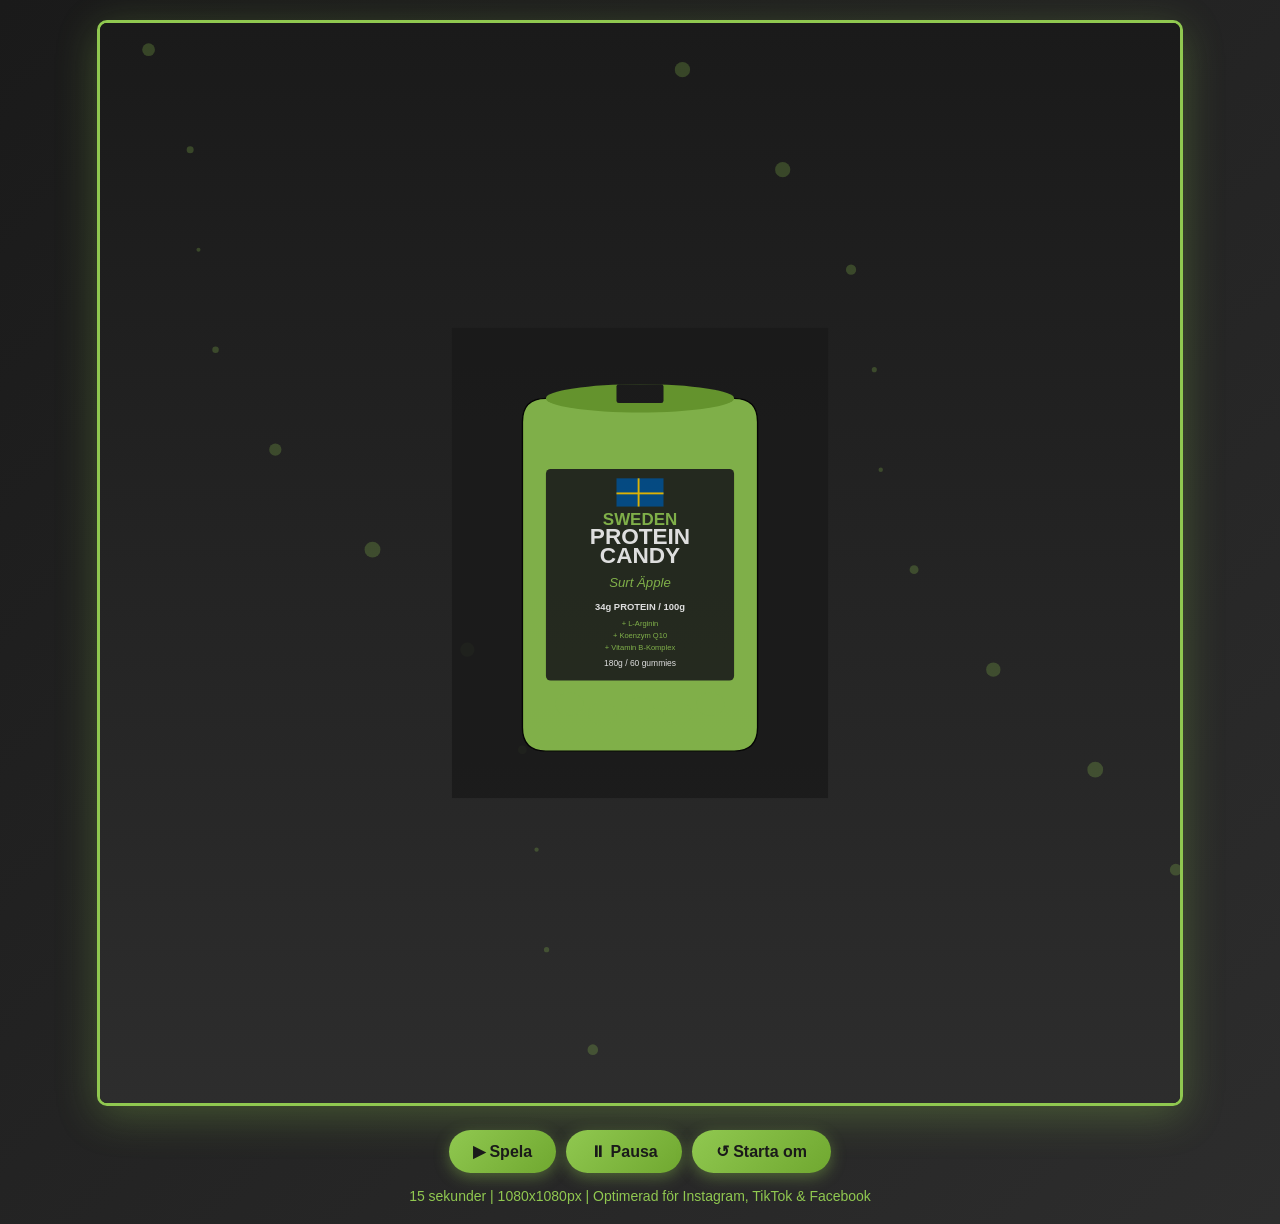
<file: social-media-ads/html5-video/index.html>
<!DOCTYPE html>
<html lang="sv">
<head>
    <meta charset="UTF-8">
    <meta name="viewport" content="width=device-width, initial-scale=1.0">
    <title>Sweden Protein Candy - Video Ad</title>
    <link rel="stylesheet" href="style.css">
</head>
<body>
    <div class="container">
        <canvas id="videoCanvas" width="1080" height="1080"></canvas>
        <div class="controls">
            <button id="playBtn">▶ Spela</button>
            <button id="pauseBtn">⏸ Pausa</button>
            <button id="restartBtn">↺ Starta om</button>
        </div>
        <div class="info">
            <p>15 sekunder | 1080x1080px | Optimerad för Instagram, TikTok & Facebook</p>
        </div>
    </div>
    <script src="script.js"></script>
</body>
</html>
</file>
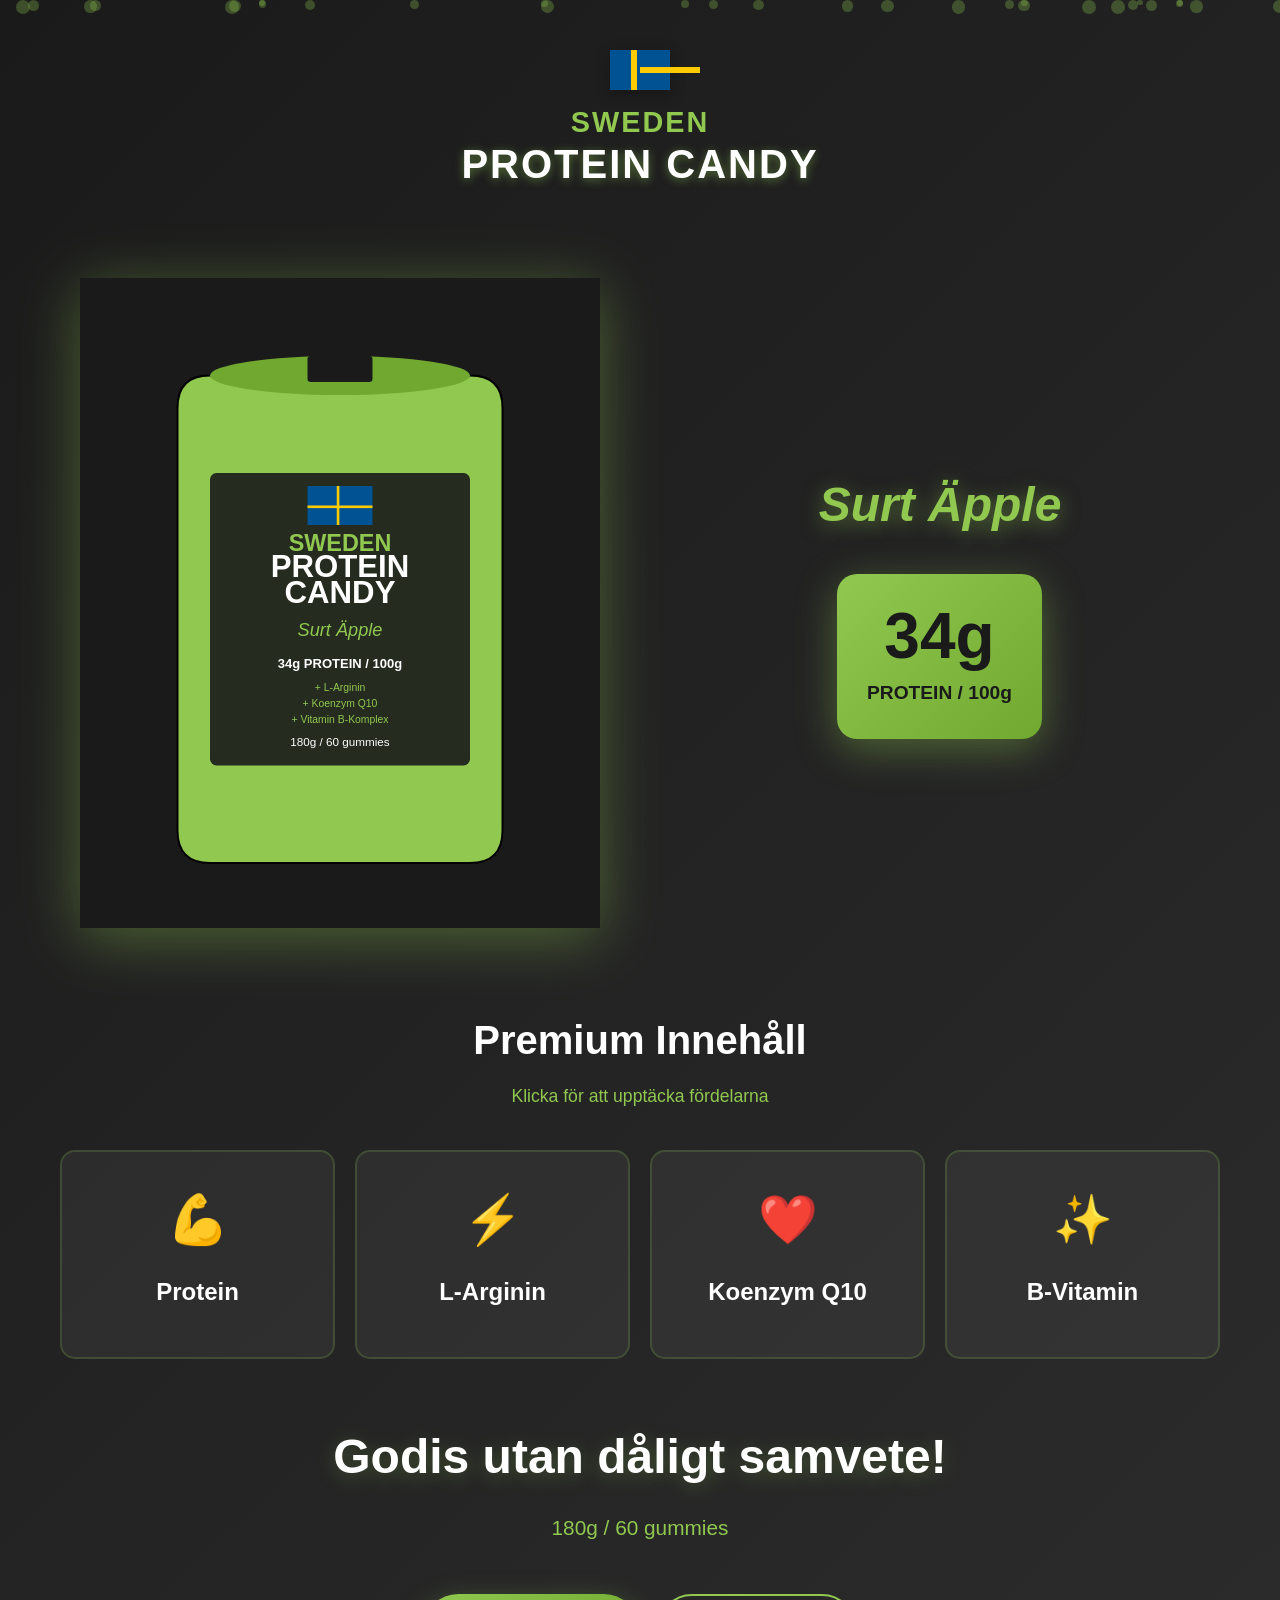
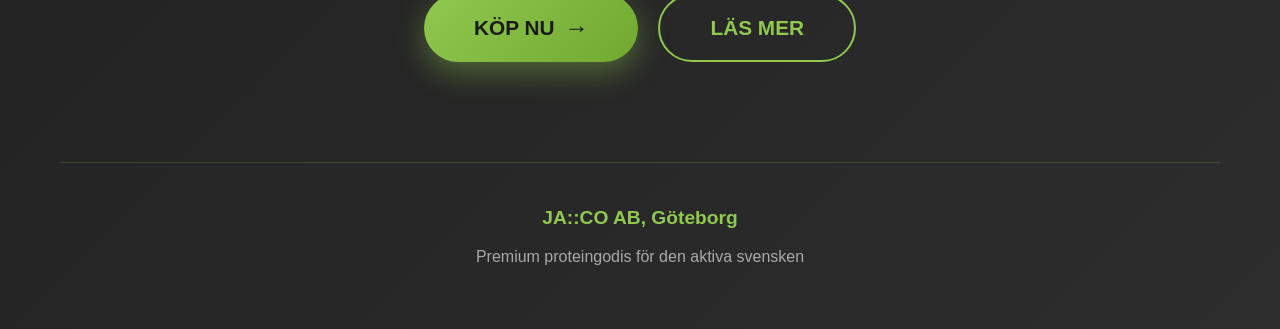
<file: social-media-ads/interactive-ad/index.html>
<!DOCTYPE html>
<html lang="sv">
<head>
    <meta charset="UTF-8">
    <meta name="viewport" content="width=device-width, initial-scale=1.0">
    <title>Sweden Protein Candy - Interaktiv Annons</title>
    <link rel="stylesheet" href="style.css">
</head>
<body>
    <!-- Background particles -->
    <div class="particles" id="particles"></div>
    
    <!-- Main container -->
    <div class="container">
        <!-- Header -->
        <header class="header">
            <div class="logo">
                <div class="sweden-flag"></div>
                <h1 class="brand-name">
                    <span class="brand-sweden">SWEDEN</span>
                    <span class="brand-protein">PROTEIN CANDY</span>
                </h1>
            </div>
        </header>

        <!-- Hero section -->
        <section class="hero">
            <div class="product-showcase">
                <div class="product-image-container">
                    <img src="assets/product-image.svg" alt="Sweden Protein Candy - Surt Äpple" class="product-image" id="productImage">
                    <div class="glow-effect"></div>
                </div>
                
                <div class="product-highlight">
                    <h2 class="flavor">Surt Äpple</h2>
                    <div class="protein-badge">
                        <span class="protein-amount">34g</span>
                        <span class="protein-label">PROTEIN / 100g</span>
                    </div>
                </div>
            </div>

            <!-- Benefits cards (click to reveal) -->
            <div class="benefits-container">
                <div class="benefits-title">
                    <h3>Premium Innehåll</h3>
                    <p class="subtitle">Klicka för att upptäcka fördelarna</p>
                </div>
                
                <div class="benefits-grid">
                    <div class="benefit-card" data-benefit="protein">
                        <div class="benefit-icon">💪</div>
                        <h4 class="benefit-title">Protein</h4>
                        <div class="benefit-details">
                            <p>34g högkvalitativt protein per 100g för muskeluppbyggnad och återhämtning.</p>
                        </div>
                    </div>

                    <div class="benefit-card" data-benefit="arginin">
                        <div class="benefit-icon">⚡</div>
                        <h4 class="benefit-title">L-Arginin</h4>
                        <div class="benefit-details">
                            <p>Aminosyra som stödjer blodcirkulationen och energinivåer.</p>
                        </div>
                    </div>

                    <div class="benefit-card" data-benefit="q10">
                        <div class="benefit-icon">❤️</div>
                        <h4 class="benefit-title">Koenzym Q10</h4>
                        <div class="benefit-details">
                            <p>Kraftfull antioxidant som stödjer cellulär energiproduktion.</p>
                        </div>
                    </div>

                    <div class="benefit-card" data-benefit="vitamin">
                        <div class="benefit-icon">✨</div>
                        <h4 class="benefit-title">B-Vitamin</h4>
                        <div class="benefit-details">
                            <p>Komplett B-vitaminkomplex för energi och välmående.</p>
                        </div>
                    </div>
                </div>
            </div>

            <!-- Tagline -->
            <div class="tagline">
                <h2>Godis utan dåligt samvete!</h2>
                <p class="tagline-sub">180g / 60 gummies</p>
            </div>

            <!-- CTA Section -->
            <div class="cta-section">
                <button class="cta-button primary" id="ctaBuy">
                    <span>KÖP NU</span>
                    <span class="cta-arrow">→</span>
                </button>
                <button class="cta-button secondary" id="ctaLearn">
                    <span>LÄS MER</span>
                </button>
            </div>
        </section>

        <!-- Footer -->
        <footer class="footer">
            <p class="company-info">JA::CO AB, Göteborg</p>
            <p class="tagline-footer">Premium proteingodis för den aktiva svensken</p>
        </footer>
    </div>

    <script src="script.js"></script>
</body>
</html>
</file>
<file: social-media-ads/html5-video/style.css>
* {
    margin: 0;
    padding: 0;
    box-sizing: border-box;
}

body {
    font-family: 'Segoe UI', Tahoma, Geneva, Verdana, sans-serif;
    background: linear-gradient(135deg, #1a1a1a 0%, #2d2d2d 100%);
    display: flex;
    justify-content: center;
    align-items: center;
    min-height: 100vh;
    color: #fff;
}

.container {
    text-align: center;
    padding: 20px;
}

#videoCanvas {
    max-width: 100%;
    height: auto;
    border: 3px solid #90C850;
    border-radius: 10px;
    box-shadow: 0 10px 40px rgba(144, 200, 80, 0.3);
    background: #000;
}

.controls {
    margin-top: 20px;
    display: flex;
    gap: 10px;
    justify-content: center;
    flex-wrap: wrap;
}

.controls button {
    background: linear-gradient(135deg, #90C850 0%, #70A830 100%);
    color: #1a1a1a;
    border: none;
    padding: 12px 24px;
    font-size: 16px;
    font-weight: bold;
    border-radius: 25px;
    cursor: pointer;
    transition: all 0.3s ease;
    box-shadow: 0 4px 15px rgba(144, 200, 80, 0.4);
}

.controls button:hover {
    transform: translateY(-2px);
    box-shadow: 0 6px 20px rgba(144, 200, 80, 0.6);
}

.controls button:active {
    transform: translateY(0);
}

.info {
    margin-top: 15px;
    color: #90C850;
    font-size: 14px;
}

@media (max-width: 600px) {
    .container {
        padding: 10px;
    }
    
    .controls button {
        padding: 10px 20px;
        font-size: 14px;
    }
}
</file>
<file: social-media-ads/interactive-ad/style.css>
/* Reset and base styles */
* {
    margin: 0;
    padding: 0;
    box-sizing: border-box;
}

:root {
    --green: #90C850;
    --dark-green: #70A830;
    --black: #1a1a1a;
    --white: #ffffff;
    --gray: #2d2d2d;
    --light-gray: #f5f5f5;
}

html {
    scroll-behavior: smooth;
}

body {
    font-family: 'Segoe UI', -apple-system, BlinkMacSystemFont, 'Roboto', 'Helvetica Neue', Arial, sans-serif;
    background: linear-gradient(135deg, var(--black) 0%, var(--gray) 100%);
    color: var(--white);
    overflow-x: hidden;
    min-height: 100vh;
    line-height: 1.6;
}

/* Particles background */
.particles {
    position: fixed;
    top: 0;
    left: 0;
    width: 100%;
    height: 100%;
    z-index: 0;
    pointer-events: none;
}

.particle {
    position: absolute;
    border-radius: 50%;
    background: var(--green);
    opacity: 0.3;
    animation: float-up linear infinite;
}

@keyframes float-up {
    0% {
        transform: translateY(100vh) scale(0);
        opacity: 0;
    }
    10% {
        opacity: 0.3;
    }
    90% {
        opacity: 0.3;
    }
    100% {
        transform: translateY(-100px) scale(1);
        opacity: 0;
    }
}

/* Main container */
.container {
    position: relative;
    z-index: 1;
    max-width: 1200px;
    margin: 0 auto;
    padding: 20px;
}

/* Header */
.header {
    text-align: center;
    padding: 30px 0;
    animation: fadeInDown 1s ease-out;
}

@keyframes fadeInDown {
    from {
        opacity: 0;
        transform: translateY(-30px);
    }
    to {
        opacity: 1;
        transform: translateY(0);
    }
}

.logo {
    display: inline-block;
}

.sweden-flag {
    width: 60px;
    height: 40px;
    background: #005293;
    position: relative;
    margin: 0 auto 15px;
    box-shadow: 0 4px 15px rgba(0, 0, 0, 0.3);
}

.sweden-flag::before,
.sweden-flag::after {
    content: '';
    position: absolute;
    background: #FECB00;
}

.sweden-flag::before {
    width: 100%;
    height: 6px;
    top: 50%;
    transform: translateY(-50%);
}

.sweden-flag::after {
    width: 6px;
    height: 100%;
    left: 35%;
    top: 0;
}

.brand-name {
    font-size: 2.5rem;
    font-weight: 900;
    letter-spacing: 2px;
    line-height: 1.2;
}

.brand-sweden {
    display: block;
    color: var(--green);
    font-size: 1.8rem;
}

.brand-protein {
    display: block;
    color: var(--white);
    text-shadow: 0 2px 10px rgba(144, 200, 80, 0.5);
}

/* Hero section */
.hero {
    padding: 40px 0;
}

/* Product showcase */
.product-showcase {
    display: grid;
    grid-template-columns: 1fr 1fr;
    gap: 40px;
    align-items: center;
    margin-bottom: 60px;
    animation: fadeInUp 1s ease-out 0.3s both;
}

@keyframes fadeInUp {
    from {
        opacity: 0;
        transform: translateY(30px);
    }
    to {
        opacity: 1;
        transform: translateY(0);
    }
}

.product-image-container {
    position: relative;
    display: flex;
    justify-content: center;
    align-items: center;
    padding: 20px;
}

.product-image {
    max-width: 100%;
    height: auto;
    position: relative;
    z-index: 2;
    transition: all 0.5s cubic-bezier(0.34, 1.56, 0.64, 1);
    filter: drop-shadow(0 10px 30px rgba(144, 200, 80, 0.4));
    cursor: pointer;
}

.product-image:hover {
    transform: scale(1.1) rotate(5deg);
    filter: drop-shadow(0 15px 40px rgba(144, 200, 80, 0.6));
}

.glow-effect {
    position: absolute;
    top: 50%;
    left: 50%;
    transform: translate(-50%, -50%);
    width: 300px;
    height: 300px;
    background: radial-gradient(circle, rgba(144, 200, 80, 0.4) 0%, transparent 70%);
    border-radius: 50%;
    z-index: 1;
    animation: pulse 3s ease-in-out infinite;
}

@keyframes pulse {
    0%, 100% {
        transform: translate(-50%, -50%) scale(1);
        opacity: 0.6;
    }
    50% {
        transform: translate(-50%, -50%) scale(1.2);
        opacity: 0.3;
    }
}

.product-highlight {
    text-align: center;
}

.flavor {
    font-size: 3rem;
    font-weight: 900;
    color: var(--green);
    margin-bottom: 30px;
    font-style: italic;
    text-shadow: 0 4px 20px rgba(144, 200, 80, 0.5);
    animation: fadeInRight 1s ease-out 0.5s both;
}

@keyframes fadeInRight {
    from {
        opacity: 0;
        transform: translateX(30px);
    }
    to {
        opacity: 1;
        transform: translateX(0);
    }
}

.protein-badge {
    background: linear-gradient(135deg, var(--green) 0%, var(--dark-green) 100%);
    padding: 30px;
    border-radius: 20px;
    box-shadow: 0 10px 40px rgba(144, 200, 80, 0.4);
    display: inline-block;
    animation: scaleIn 1s ease-out 0.7s both;
}

@keyframes scaleIn {
    from {
        opacity: 0;
        transform: scale(0.8);
    }
    to {
        opacity: 1;
        transform: scale(1);
    }
}

.protein-amount {
    display: block;
    font-size: 4rem;
    font-weight: 900;
    color: var(--black);
    line-height: 1;
}

.protein-label {
    display: block;
    font-size: 1.2rem;
    font-weight: 600;
    color: var(--black);
    margin-top: 10px;
}

/* Benefits section */
.benefits-container {
    margin-bottom: 60px;
    animation: fadeInUp 1s ease-out 0.9s both;
}

.benefits-title {
    text-align: center;
    margin-bottom: 40px;
}

.benefits-title h3 {
    font-size: 2.5rem;
    font-weight: 700;
    color: var(--white);
    margin-bottom: 10px;
}

.subtitle {
    color: var(--green);
    font-size: 1.1rem;
}

.benefits-grid {
    display: grid;
    grid-template-columns: repeat(auto-fit, minmax(250px, 1fr));
    gap: 20px;
}

.benefit-card {
    background: rgba(255, 255, 255, 0.05);
    border: 2px solid rgba(144, 200, 80, 0.2);
    border-radius: 15px;
    padding: 30px;
    text-align: center;
    cursor: pointer;
    transition: all 0.4s cubic-bezier(0.34, 1.56, 0.64, 1);
    position: relative;
    overflow: hidden;
}

.benefit-card::before {
    content: '';
    position: absolute;
    top: 0;
    left: 0;
    width: 100%;
    height: 100%;
    background: linear-gradient(135deg, var(--green) 0%, var(--dark-green) 100%);
    opacity: 0;
    transition: opacity 0.4s ease;
    z-index: 0;
}

.benefit-card:hover::before {
    opacity: 0.1;
}

.benefit-card:hover {
    transform: translateY(-10px);
    border-color: var(--green);
    box-shadow: 0 15px 40px rgba(144, 200, 80, 0.4);
}

.benefit-card.active {
    background: linear-gradient(135deg, var(--green) 0%, var(--dark-green) 100%);
    border-color: var(--green);
    transform: scale(1.05);
}

.benefit-card.active .benefit-title,
.benefit-card.active .benefit-icon {
    color: var(--black);
}

.benefit-icon {
    font-size: 3rem;
    margin-bottom: 15px;
    position: relative;
    z-index: 1;
    transition: transform 0.3s ease;
}

.benefit-card:hover .benefit-icon {
    transform: scale(1.2) rotate(10deg);
}

.benefit-title {
    font-size: 1.5rem;
    font-weight: 700;
    color: var(--white);
    margin-bottom: 15px;
    position: relative;
    z-index: 1;
}

.benefit-details {
    max-height: 0;
    overflow: hidden;
    transition: max-height 0.5s ease;
    position: relative;
    z-index: 1;
}

.benefit-card.active .benefit-details {
    max-height: 200px;
}

.benefit-details p {
    color: var(--black);
    font-size: 1rem;
    margin-top: 10px;
    line-height: 1.6;
}

/* Tagline */
.tagline {
    text-align: center;
    margin-bottom: 50px;
    animation: fadeInUp 1s ease-out 1.1s both;
}

.tagline h2 {
    font-size: 3rem;
    font-weight: 900;
    color: var(--white);
    margin-bottom: 15px;
    text-shadow: 0 4px 20px rgba(144, 200, 80, 0.3);
}

.tagline-sub {
    font-size: 1.3rem;
    color: var(--green);
}

/* CTA Section */
.cta-section {
    display: flex;
    justify-content: center;
    gap: 20px;
    flex-wrap: wrap;
    margin-bottom: 60px;
    animation: fadeInUp 1s ease-out 1.3s both;
}

.cta-button {
    padding: 20px 50px;
    font-size: 1.3rem;
    font-weight: 700;
    border: none;
    border-radius: 50px;
    cursor: pointer;
    transition: all 0.3s cubic-bezier(0.34, 1.56, 0.64, 1);
    display: inline-flex;
    align-items: center;
    gap: 10px;
    position: relative;
    overflow: hidden;
}

.cta-button::before {
    content: '';
    position: absolute;
    top: 50%;
    left: 50%;
    width: 0;
    height: 0;
    border-radius: 50%;
    background: rgba(255, 255, 255, 0.3);
    transform: translate(-50%, -50%);
    transition: width 0.6s ease, height 0.6s ease;
}

.cta-button:hover::before {
    width: 300px;
    height: 300px;
}

.cta-button.primary {
    background: linear-gradient(135deg, var(--green) 0%, var(--dark-green) 100%);
    color: var(--black);
    box-shadow: 0 10px 30px rgba(144, 200, 80, 0.4);
}

.cta-button.primary:hover {
    transform: translateY(-5px);
    box-shadow: 0 15px 40px rgba(144, 200, 80, 0.6);
}

.cta-button.secondary {
    background: transparent;
    color: var(--green);
    border: 2px solid var(--green);
}

.cta-button.secondary:hover {
    background: var(--green);
    color: var(--black);
    transform: translateY(-5px);
}

.cta-arrow {
    font-size: 1.5rem;
    transition: transform 0.3s ease;
}

.cta-button:hover .cta-arrow {
    transform: translateX(5px);
}

/* Footer */
.footer {
    text-align: center;
    padding: 40px 0;
    border-top: 1px solid rgba(144, 200, 80, 0.2);
    animation: fadeInUp 1s ease-out 1.5s both;
}

.company-info {
    font-size: 1.2rem;
    color: var(--green);
    font-weight: 600;
    margin-bottom: 10px;
}

.tagline-footer {
    color: rgba(255, 255, 255, 0.6);
    font-size: 1rem;
}

/* Responsive design */
@media (max-width: 768px) {
    .brand-name {
        font-size: 2rem;
    }
    
    .brand-sweden {
        font-size: 1.4rem;
    }
    
    .product-showcase {
        grid-template-columns: 1fr;
        gap: 20px;
    }
    
    .flavor {
        font-size: 2rem;
    }
    
    .protein-amount {
        font-size: 3rem;
    }
    
    .protein-label {
        font-size: 1rem;
    }
    
    .benefits-title h3 {
        font-size: 2rem;
    }
    
    .benefits-grid {
        grid-template-columns: 1fr;
    }
    
    .tagline h2 {
        font-size: 2rem;
    }
    
    .cta-button {
        padding: 15px 40px;
        font-size: 1.1rem;
    }
}

@media (max-width: 480px) {
    .container {
        padding: 10px;
    }
    
    .header {
        padding: 20px 0;
    }
    
    .brand-name {
        font-size: 1.5rem;
    }
    
    .flavor {
        font-size: 1.5rem;
    }
    
    .protein-badge {
        padding: 20px;
    }
    
    .protein-amount {
        font-size: 2.5rem;
    }
    
    .tagline h2 {
        font-size: 1.5rem;
    }
    
    .cta-section {
        flex-direction: column;
    }
    
    .cta-button {
        width: 100%;
        justify-content: center;
    }
}

/* Scroll animations */
.scroll-reveal {
    opacity: 0;
    transform: translateY(30px);
    transition: all 0.6s ease-out;
}

.scroll-reveal.revealed {
    opacity: 1;
    transform: translateY(0);
}
</file>
